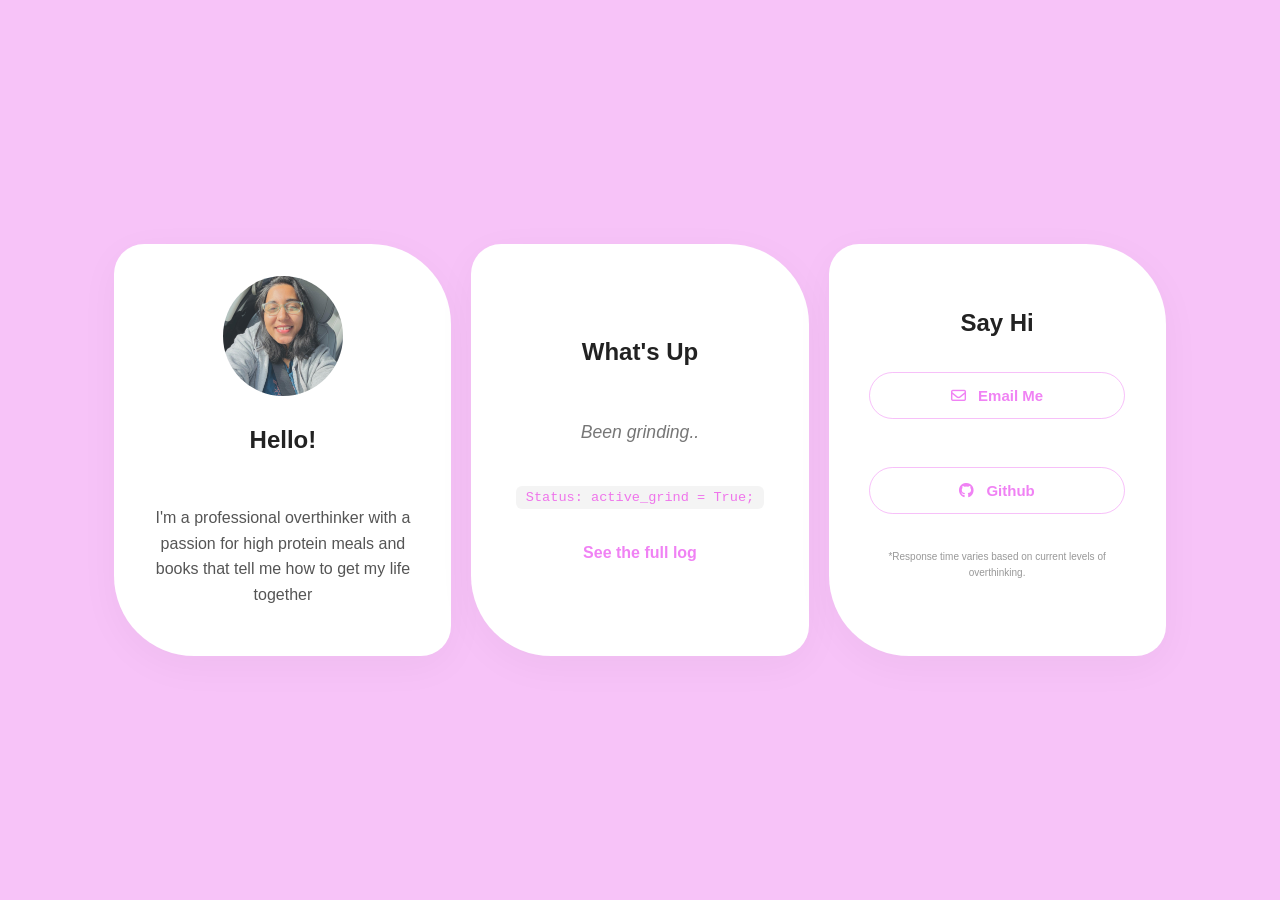
<file: index.html>
<!DOCTYPE html>
<html lang="en">
    <head>
        <meta charset="utf-8"/>
        <meta name="viewport" content="width=device-width, initial-scale=1.0">
        <title>Sai Sree Korrapati</title>
       <link rel="stylesheet" href="https://cdnjs.cloudflare.com/ajax/libs/font-awesome/6.0.0/css/all.min.css">
         <link rel="stylesheet" href="style.css">
    </head>
    <body>
        <div class="main-container">
            <div class="card">
                <img src="pic.jpeg" alt="profile picture" class="profile-pic"/>
                <h2>Hello!</h2>
                <p>I'm a professional overthinker with a passion for high protein meals and books that tell me how to get my life together</p>
            </div>
            <div class="card">
                <h2>What's Up</h2>
                <p class="grinding">Been grinding..</p>
                <code class="status-code">Status: active_grind = True;</code>
                <a href="progress.html">See the full log</a>
            </div>
            <div class="card">
                <h2>Say Hi</h2>
                <div class="link-container">
                <a href="mailto:saisreekoprrapati@gmail.com"><i class="fa-regular fa-envelope"></i>Email Me</a><br>
                <a href="https://github.com/saisreekorrapati-creator"><i class="fa-brands fa-github"></i>Github</a>
                </div>
                <p style="font-size: 10px; margin-top: 20px; opacity: 0.6;">
    *Response time varies based on current levels of overthinking.
</p>
            </div>
            
        </div>
        

    </body>
</html>
</file>
<file: style.css>
body{
    background-color:rgb(247, 195, 248);
    display:flex;
    justify-content:center;
    align-items:center;
    min-height:100vh;
    margin:0;
    font-family: 'Inter',sans-serif;
    flex-wrap: wrap;

}
.main-container{
    display:flex;
    gap:20px;

}
.card{
    background-color: rgb(255, 255, 255);
    padding:30px;
    width: 100%; 
    max-width: 300px;
    border-radius:30px 80px 30px 80px;
    border:1px solid rgba(255,255,255,0.3);
    text-align:center;
    box-shadow: 0 10px 40px rgba(0,0,0,0.04);
    display:flex;
    flex-direction: column;
    justify-content: center;
    min-height: 350px;
    gap:15px;
    align-items: center;
}
.profile-pic{
    width:120px;
    height:120px;
    object-fit:cover;
    border-radius: 50%;
    margin-bottom:15px;
}
h2{
    color:#222;
    margin-top: 0;
}
p{
    color:#555;
    line-height: 1.6;
}
a{
    color: rgb(240, 130, 244);
    text-decoration:none;
    font-weight: bold;

}
a:hover{
    text-decoration: underline;
}
.link-container{
    display: flex;
    flex-direction: column; /* Stacks them */
   width:100%;    /* Centers them */
    gap: 15px;
}
.link-container a {
   display: flex;
    align-items: center;
    justify-content: center;
    gap: 12px;
    padding: 14px 24px; /* Increased padding makes them feel like solid buttons */
    border: 1.5px solid rgba(240, 130, 244, 0.5); 
    border-radius: 30px; /* Perfect pill shape */
    width: 75%;          /* Narrowing them slightly makes the card feel less crowded */
    margin: 0 auto;
    font-size: 15px;     /* Larger text feels more confident */
    transition: all 0.3s ease;
}

.link-container a:hover {
   background-color: rgb(240, 130, 244);
    color: white;
    transform: scale(1.05); /* Subtle pop effect */
}
.grinding{
   font-style: italic;
    opacity: 0.8;
    margin-bottom: 25px;
    font-size: 1.1em;
}
.status-code {
    background-color: #f4f4f4; /* Light grey background */
    color: #ef75eb;           /* Matches your pink theme */
    padding: 4px 10px;
    border-radius: 6px;
    font-family: 'Courier New', Courier, monospace;
    font-size: 0.85em;
    margin-bottom: 20px;     /* Spacing before the link */
    display: inline-block;    /* Ensures the background only wraps the text */
}
/* Mobile Fix: This must be at the very bottom of style.css */
@media screen and (max-width: 768px) {
    body {
        flex-direction: column !important;
        height: auto !important;
        padding: 40px 0 !important;
        overflow-x: hidden !important;
    }

    .card {
        width: 85% !important; /* Forces card to stay inside phone width */
        max-width: 320px !important;
        margin: 15px 0 !important; /* Adds space between stacked cards */
        min-height: auto !important; /* Prevents cards from being too tall on mobile */
    }
}
</file>
